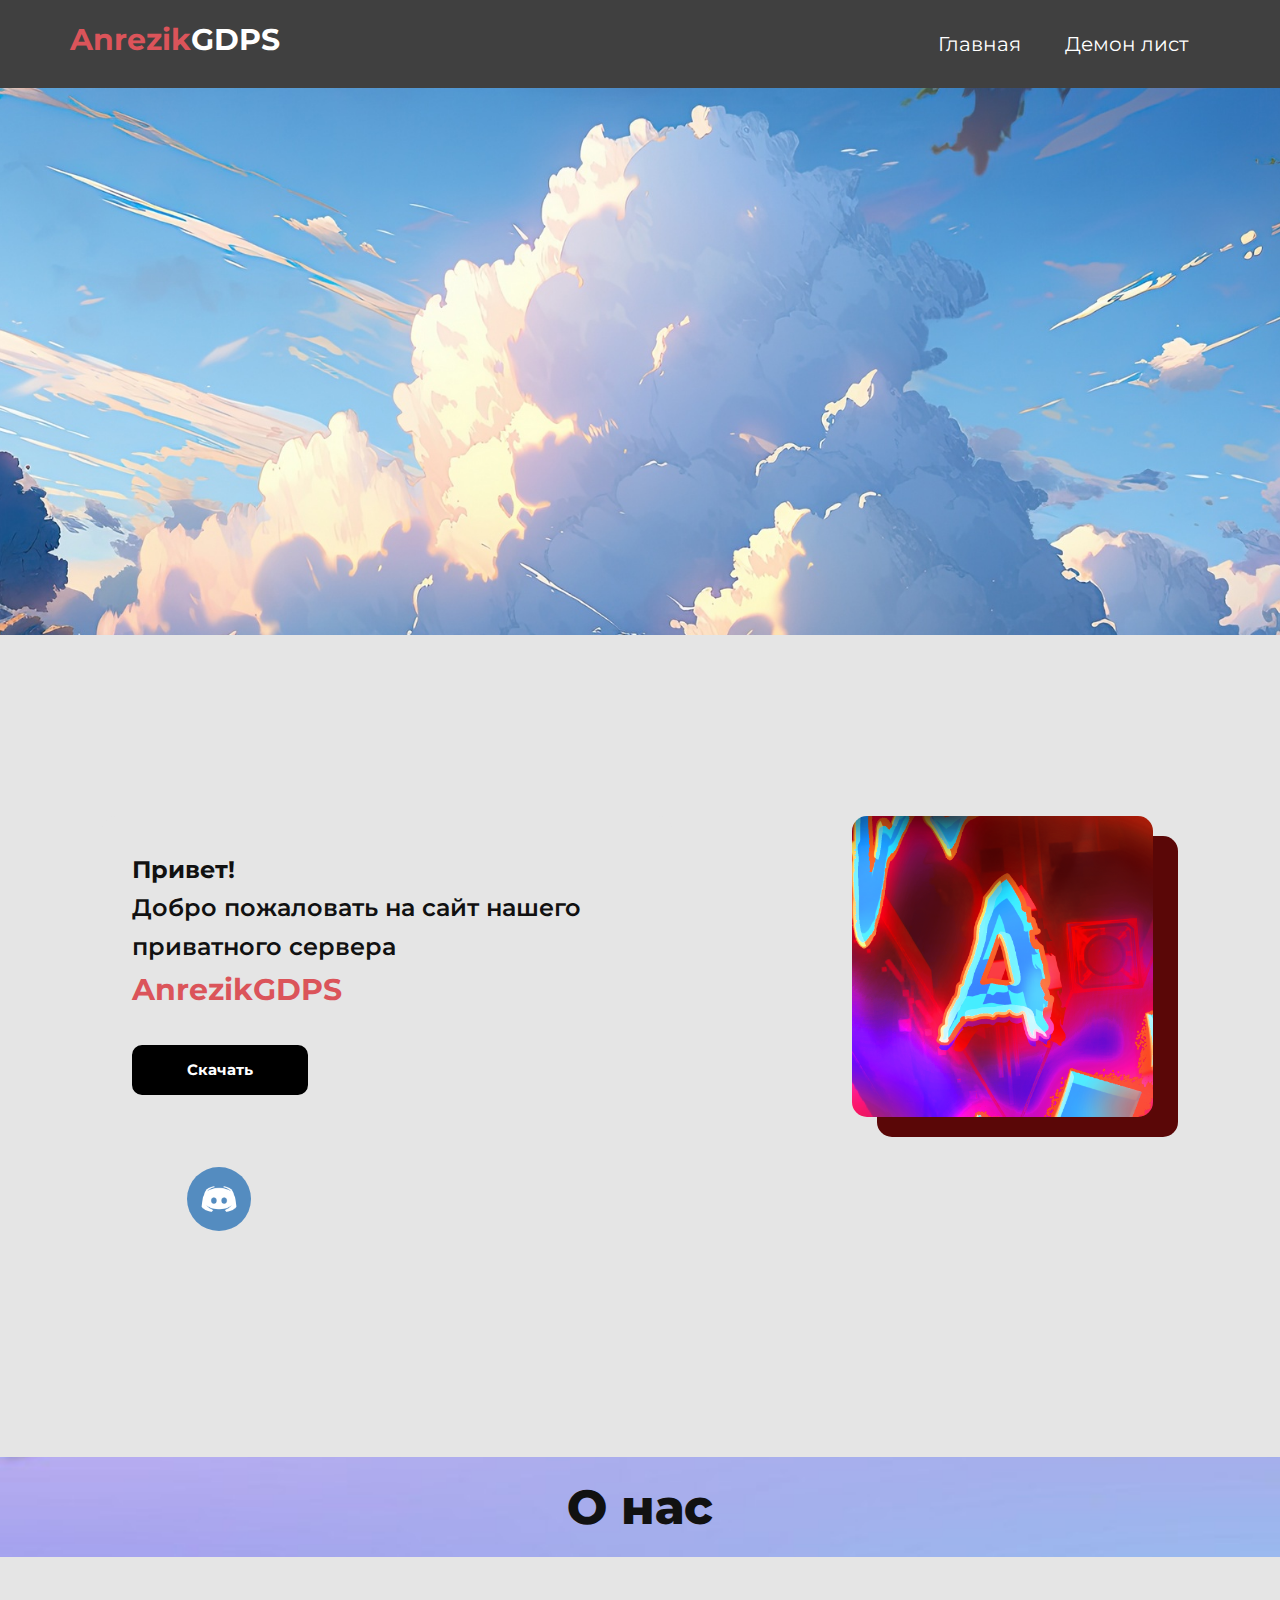
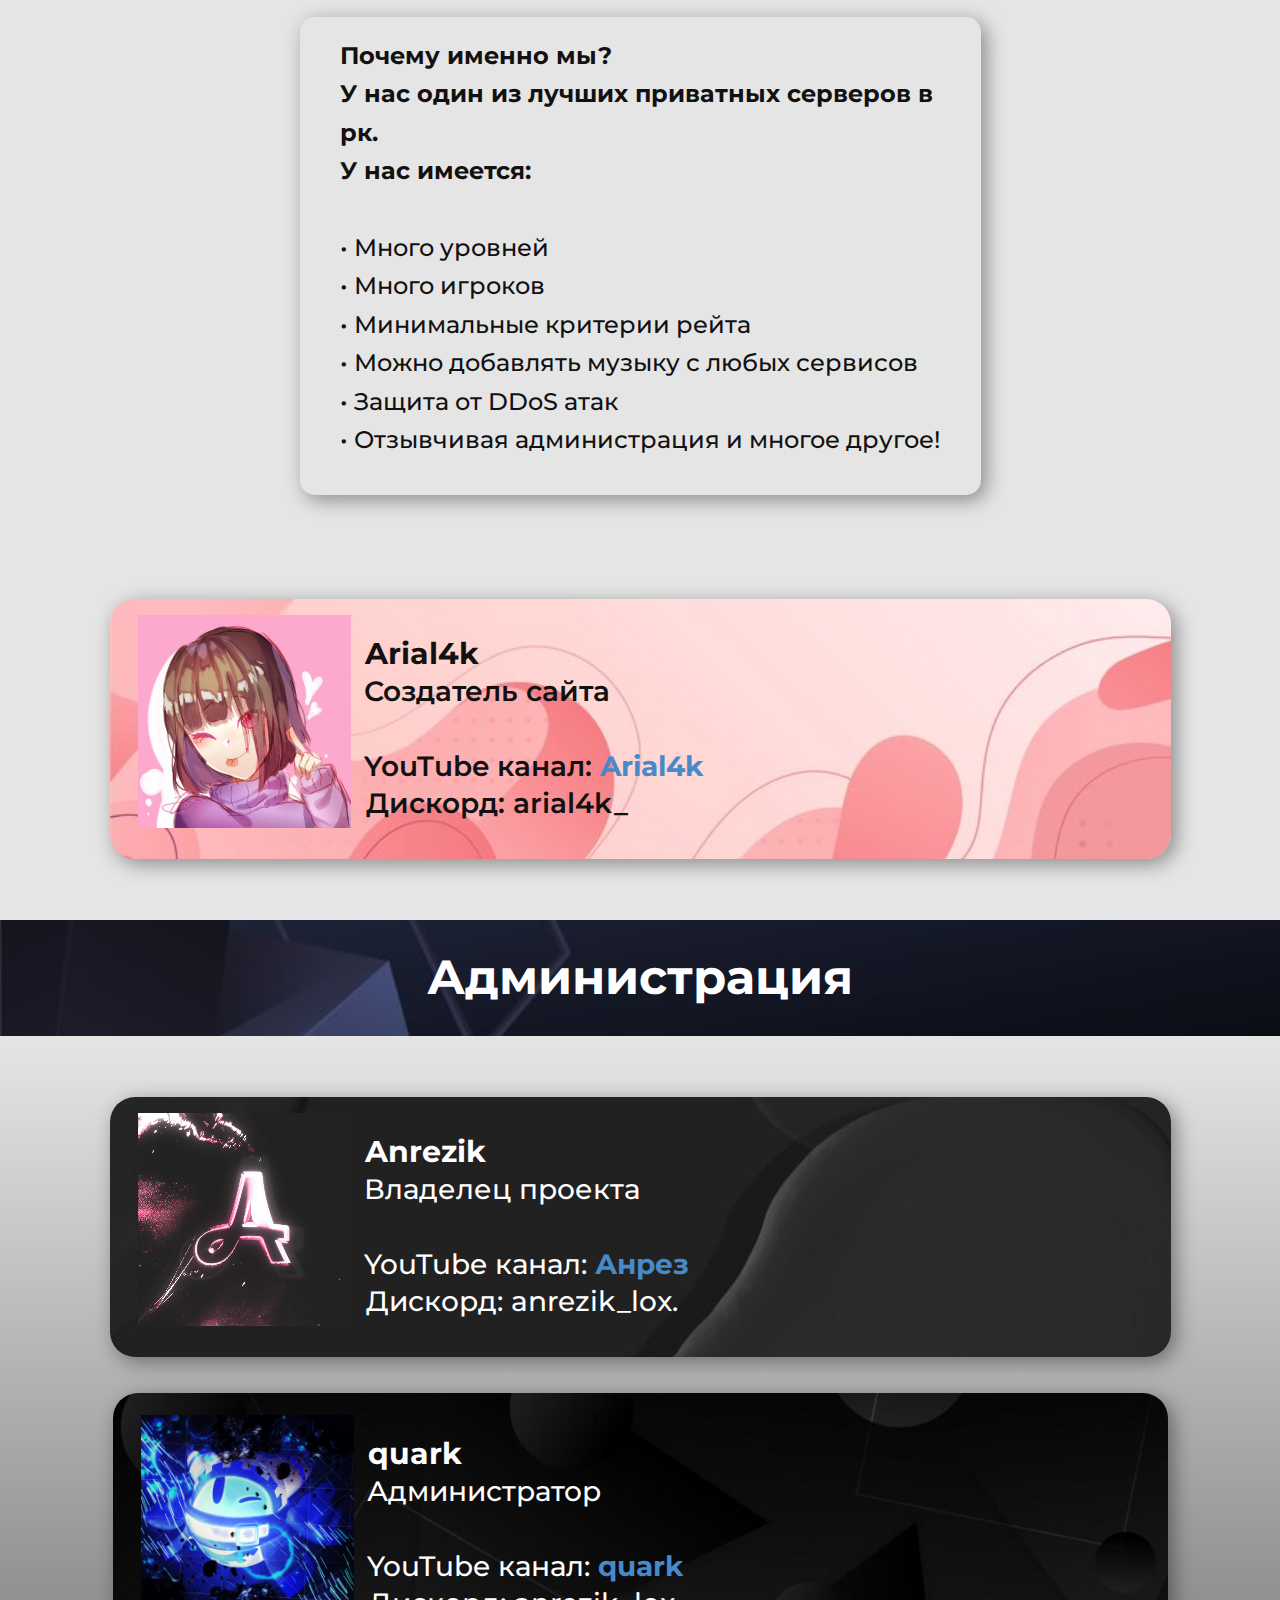
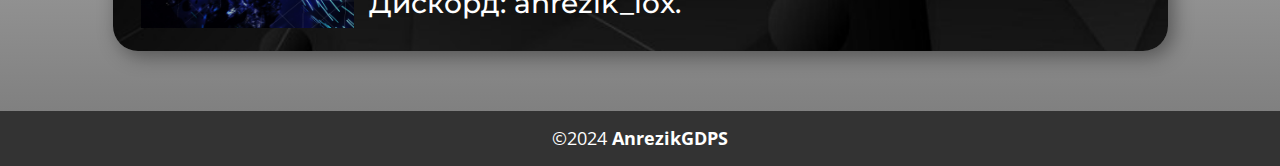
<file: index.html>
<!DOCTYPE html>
<html style="font-size: 16px;" lang="ru"><head>
    <meta name="viewport" content="width=device-width, initial-scale=1.0">
    <meta charset="utf-8">
    <meta name="keywords" content="">
    <meta name="description" content="">
    <title>AnrezikGDPS | Главная</title>
    <link rel="stylesheet" href="styles.css" media="screen">
    <link rel="shortcut icon" href="images/Anrez-Ava (1).png" />
    <link rel="stylesheet" href="index.css" media="screen">
    <script class="u-script" type="text/javascript" src="jquery.js" defer=""></script>
    <script class="u-script" type="text/javascript" src="dwkhb.js" defer=""></script>
    <link id="u-theme-google-font" rel="stylesheet" href="https://fonts.googleapis.com/css?family=Roboto:100,100i,300,300i,400,400i,500,500i,700,700i,900,900i|Open+Sans:300,300i,400,400i,500,500i,600,600i,700,700i,800,800i">
    <link id="u-page-google-font" rel="stylesheet" href="https://fonts.googleapis.com/css?family=Montserrat:100,100i,200,200i,300,300i,400,400i,500,500i,600,600i,700,700i,800,800i,900,900i">
    
    
    
    
    
    
    
    
    <meta name="theme-color" content="#478ac9">
    <meta property="og:title" content="Главная">
    <meta property="og:type" content="website">
  <meta data-intl-tel-input-cdn-path="intlTelInput/"></head>
  <body data-home-page="Главная.html" data-home-page-title="Главная" data-path-to-root="./" data-include-products="false" class="u-body u-overlap u-overlap-contrast u-xl-mode" data-lang="ru"><header class="u-clearfix u-grey-75 u-header u-sticky u-sticky-faac u-header" id="sec-60a9" data-animation-name="" data-animation-duration="0" data-animation-delay="0" data-animation-direction=""><div class="u-clearfix u-sheet u-sheet-1">
        <p class="u-custom-font u-font-montserrat u-text u-text-default u-text-1">
          <span class="u-text-palette-2-base">Anrezik</span>
          <span class="u-text-body-alt-color">GDPS</span>
        </p>
        <nav class="u-menu u-menu-one-level u-offcanvas u-menu-1">
          <div class="menu-collapse u-custom-font u-font-montserrat" style="font-size: 1.25rem; letter-spacing: 0px; font-weight: 600;">
            <a class="u-button-style u-custom-effect-duration u-custom-left-right-menu-spacing u-custom-padding-bottom u-custom-text-active-color u-custom-text-color u-custom-top-bottom-menu-spacing u-nav-link u-text-active-palette-1-base u-text-hover-palette-2-base" href="#">
              <svg class="u-svg-link" viewBox="0 0 24 24"><use xlink:href="#menu-hamburger"></use></svg>
              <svg class="u-svg-content" version="1.1" id="menu-hamburger" viewBox="0 0 16 16" x="0px" y="0px" xmlns:xlink="http://www.w3.org/1999/xlink" xmlns="http://www.w3.org/2000/svg"><g><rect y="1" width="16" height="2"></rect><rect y="7" width="16" height="2"></rect><rect y="13" width="16" height="2"></rect>
</g></svg>
            </a>
          </div>
          <div class="u-custom-menu u-nav-container">
            <ul class="u-custom-font u-font-montserrat u-nav u-unstyled u-nav-1"><li class="u-nav-item"><a class="u-border-2 u-border-active-palette-2-base u-button-style u-nav-link u-text-active-palette-2-base u-text-hover-palette-2-base u-text-white" href="./" style="padding: 10px 20px;">Главная</a>
</li><li class="u-nav-item"><a class="u-border-2 u-border-active-palette-2-base u-button-style u-nav-link u-text-active-palette-2-base u-text-hover-palette-2-base u-text-white" href="Демон-лист.html" style="padding: 10px 20px;">Демон лист</a>
</li></ul>
          </div>
          <div class="u-custom-menu u-nav-container-collapse">
            <div class="u-black u-container-style u-inner-container-layout u-opacity u-opacity-95 u-sidenav">
              <div class="u-inner-container-layout u-sidenav-overflow">
                <div class="u-menu-close"></div>
                <ul class="u-align-center u-nav u-popupmenu-items u-unstyled u-nav-2"><li class="u-nav-item"><a class="u-button-style u-nav-link" href="./">Главная</a>
</li><li class="u-nav-item"><a class="u-button-style u-nav-link" href="Демон-лист.html">Демон лист</a>
</li></ul>
              </div>
            </div>
            <div class="u-black u-menu-overlay u-opacity u-opacity-70"></div>
          </div>
        </nav>
      </div></header>
    <section class="u-clearfix u-container-align-center u-image u-parallax u-section-1" id="sec-8eab" data-image-width="5376" data-image-height="3128">
      <div class="u-clearfix u-sheet u-sheet-1"></div>
    </section>
    <section class="u-clearfix u-grey-10 u-section-2" id="sec-ec7a">
      <div class="u-clearfix u-sheet u-sheet-1">
        <div class="u-container-align-center-xs u-container-style u-expanded-width-xs u-grey-10 u-group u-radius u-shape-round u-group-1">
          <div class="u-container-layout u-container-layout-1">
            <p class="u-align-center-xs u-custom-font u-font-montserrat u-text u-text-default u-text-1">
              <span style="font-weight: 700;">Привет!</span>
              <br>Добро пожаловать на сайт нашего приватного сервера<br>
              <span class="u-text-palette-2-base" style="font-weight: 700; font-size: 1.875rem;">AnrezikGDPS</span>
            </p>
            <a href="https://gofruit.space/gdps/04sY" class="u-align-center-xs u-align-left-lg u-align-left-md u-align-left-sm u-align-left-xl u-black u-border-2 u-border-active-black u-border-black u-border-hover-black u-btn u-button-style u-hover-white u-radius u-btn-1" target="_blank">Скачать </a>
          </div>
        </div>
        <div class="u-custom-color-4 u-preserve-proportions u-radius u-shape u-shape-round u-shape-1"></div>
        <img class="u-image u-image-round u-preserve-proportions u-radius u-image-1" src="images/Anrez-Ava.png" alt="" data-image-width="1000" data-image-height="1000"><span class="u-custom-color-8 u-file-icon u-hover-feature u-icon u-icon-circle u-icon-1" data-href="https://discord.gg/Gw7CyD8VWt" data-target="_blank"><img src="images/icons8-discord-240-e1f2fce9.png" alt=""></span>
      </div>
      
    </section>
    <section class="u-clearfix u-container-align-center u-image u-section-3" id="onas" data-image-width="826" data-image-height="496">
      <div class="u-clearfix u-sheet u-valign-middle u-sheet-1">
        <h4 class="u-align-center u-custom-font u-font-montserrat u-text u-text-default u-text-1">О нас</h4>
      </div>
    </section>
    <section class="u-clearfix u-grey-10 u-section-4" id="sec-e674">
      <div class="u-clearfix u-sheet u-sheet-1">
        <div class="u-grey-10 u-radius u-shape u-shape-round u-shape-1"></div>
        <p class="u-align-left u-custom-font u-font-montserrat u-text u-text-default-lg u-text-default-md u-text-default-sm u-text-default-xl u-text-1">
          <span style="font-weight: 700;">Почему именно мы?<br>У нас один из лучших приватных серверов в&nbsp;<br>рк.<br>У нас имеется:
          </span>
          <br>
          <br>
          <span style="font-weight: 500;">•&nbsp;</span>
          <span style="font-weight: 500;">Много уровней<br>• Много игроков<br>• Минимальные критерии рейта<br>• Можно добавлять музыку с любых сервисов<br>• Защита от DDoS атак<br>• Отзывчивая администрация и многое другое!
          </span>
        </p>
        <div class="custom-expanded developer u-container-align-center-md u-container-align-center-sm u-container-align-center-xs u-container-style u-group u-hover-feature u-image u-radius u-shape-round u-image-1" data-image-width="740" data-image-height="493">
          <div class="u-container-layout u-container-layout-1">
            <img class="u-image u-image-default u-preserve-proportions u-image-2" src="images/fb550e9b38581363dfc99cc6ce6b0e5d1.jpg" alt="" data-image-width="736" data-image-height="736">
            <p class="u-align-center-md u-align-center-sm u-align-center-xs u-custom-font u-font-montserrat u-text u-text-default u-text-2">Arial4k</p>
            <p class="u-align-center-md u-align-center-sm u-align-center-xs u-custom-font u-font-montserrat u-text u-text-default u-text-3">Создатель сайта</p>
            <p class="u-align-center-md u-align-center-sm u-align-center-xs u-custom-font u-font-montserrat u-text u-text-default u-text-4">YouTube канал: <a href="https://www.youtube.com/@ARIAL4K" class="u-active-none u-border-none u-btn u-button-link u-button-style u-hover-none u-none u-text-palette-1-base u-btn-1" target="_blank">Arial4k</a>
            </p>
            <p class="u-align-center-md u-align-center-sm u-align-center-xs u-custom-font u-font-montserrat u-text u-text-default u-text-5">Дискорд: arial4k_</p>
          </div>
        </div>
      </div>
      
    </section>
    <section class="u-clearfix u-container-align-center u-image u-section-5" id="sec-cd57" data-image-width="740" data-image-height="493">
      <div class="u-clearfix u-sheet u-valign-middle u-sheet-1">
        <h3 class="u-align-center u-custom-font u-font-montserrat u-text u-text-body-alt-color u-text-default u-text-1">Администрация</h3>
      </div>
    </section>
    <section class="u-clearfix u-image u-shading u-section-6" id="sec-be6a" data-image-width="2000" data-image-height="1333">
      <div class="u-clearfix u-sheet u-valign-middle u-sheet-1">
        <div class="custom-expanded developer u-container-align-center-md u-container-align-center-sm u-container-align-center-xs u-container-style u-group u-hover-feature u-image u-radius u-shape-round u-image-1" data-image-width="740" data-image-height="493">
          <div class="u-container-layout u-container-layout-1">
            <img class="u-image u-image-default u-preserve-proportions u-image-2" src="images/IMG_5401.png" alt="" data-image-width="1692" data-image-height="1692">
            <p class="u-align-center-md u-align-center-sm u-align-center-xs u-custom-font u-font-montserrat u-text u-text-body-alt-color u-text-default u-text-1">Anrezik</p>
            <p class="u-align-center-md u-align-center-sm u-align-center-xs u-custom-font u-font-montserrat u-text u-text-body-alt-color u-text-default u-text-2">Владелец проекта</p>
            <p class="u-align-center-md u-align-center-sm u-align-center-xs u-custom-font u-font-montserrat u-text u-text-body-alt-color u-text-default u-text-3">YouTube канал: <a class="anchorUnderlineOnHover_af404b anchor_af404b embedLink_b0068a embedTitleLink_b0068a embedTitle_b0068a u-active-none u-border-none u-btn u-button-style u-hover-none u-none u-text-palette-1-base u-btn-1" tabindex="0" href="https://www.youtube.com/@AHPE3" rel="noreferrer noopener" target="_blank" role="button">
                <span style="font-weight: 700;">Анрез</span>
              </a>
            </p>
            <p class="u-align-center-md u-align-center-sm u-align-center-xs u-custom-font u-font-montserrat u-text u-text-body-alt-color u-text-default u-text-4">Дискорд: ​anrezik_lox.</p>
          </div>
        </div>
        <div class="custom-expanded developer u-container-align-center-md u-container-align-center-sm u-container-align-center-xs u-container-style u-group u-hover-feature u-image u-preserve-proportions u-radius u-shape-round u-image-3" data-image-width="826" data-image-height="344">
          <div class="u-container-layout u-valign-middle u-container-layout-2">
            <img class="u-image u-image-default u-preserve-proportions u-image-4" src="images/QWEQWEWQEWQ.jpg" alt="" data-image-width="2000" data-image-height="2000">
            <p class="u-align-center-md u-align-center-sm u-align-center-xs u-custom-font u-font-montserrat u-text u-text-body-alt-color u-text-default u-text-5"> quark</p>
            <p class="u-align-center-md u-align-center-sm u-align-center-xs u-custom-font u-font-montserrat u-text u-text-body-alt-color u-text-default u-text-6">Администратор</p>
            <p class="quark u-align-center-md u-align-center-sm u-align-center-xs u-custom-font u-font-montserrat u-text u-text-body-alt-color u-text-default u-text-7">YouTube канал: <span style="font-weight: 700;">
                <a class="anchorUnderlineOnHover_af404b anchor_af404b embedLink_b0068a embedTitleLink_b0068a embedTitle_b0068a u-active-none u-border-none u-btn u-button-style u-hover-none u-none u-text-palette-1-base u-btn-2" tabindex="0" href="https://www.youtube.com/@deepsparkk" rel="noreferrer noopener" target="_blank" role="button">quark</a>
              </span>
            </p>
            <p class="u-align-center-md u-align-center-sm u-align-center-xs u-custom-font u-font-montserrat u-text u-text-body-alt-color u-text-default u-text-8">Дискорд: ​anrezik_lox.</p>
          </div>
        </div>
      </div>
      
      
    </section>
    <style class="u-overlap-style">.u-overlap:not(.u-sticky-scroll) .u-header {
background-color: #404040 !important
}</style>
    
    
    
    <footer class="u-align-center u-clearfix u-container-align-center u-footer u-grey-80 u-footer" id="sec-0081"><div class="u-clearfix u-sheet u-valign-middle u-sheet-1">
        <p class="u-align-center u-small-text u-text u-text-variant u-text-1"> ©2024 <span style="font-weight: 700;">AnrezikGDPS</span>
        </p>
      </div></footer>
  
</body></html>
</file>
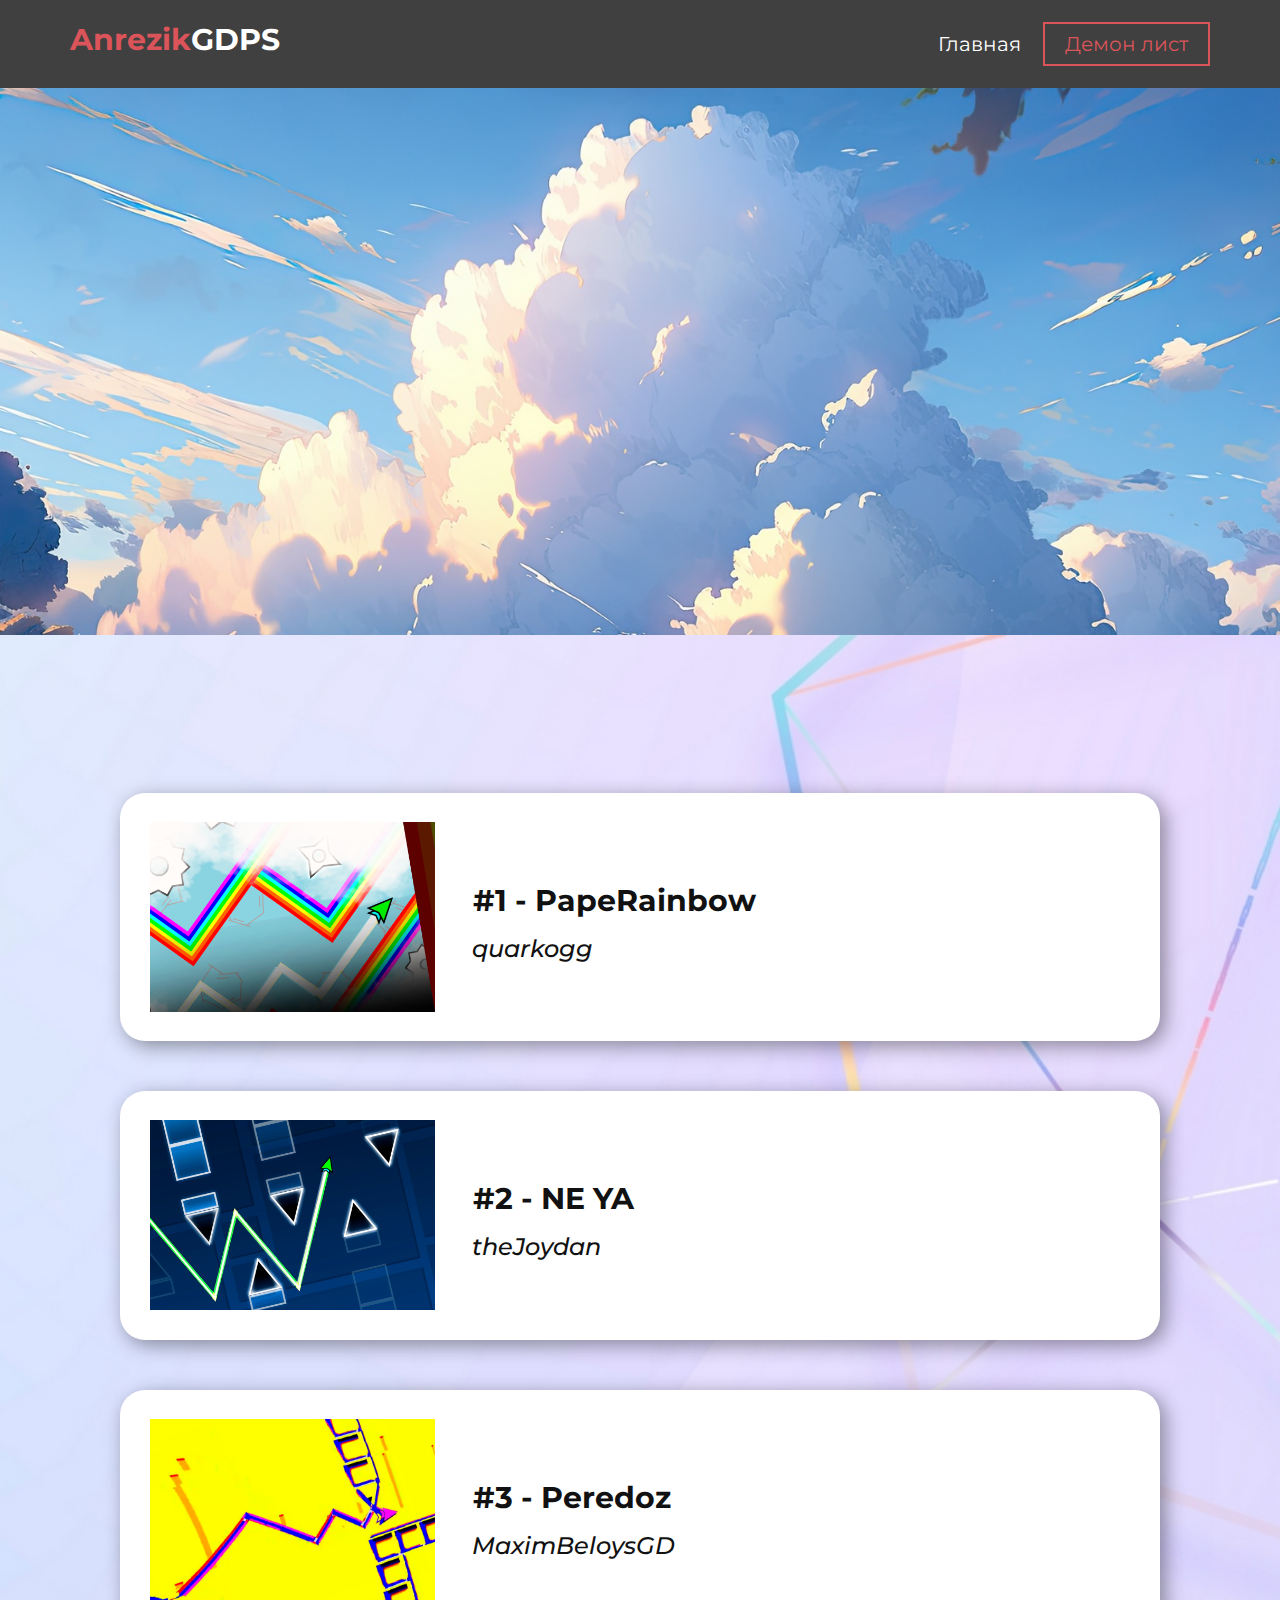
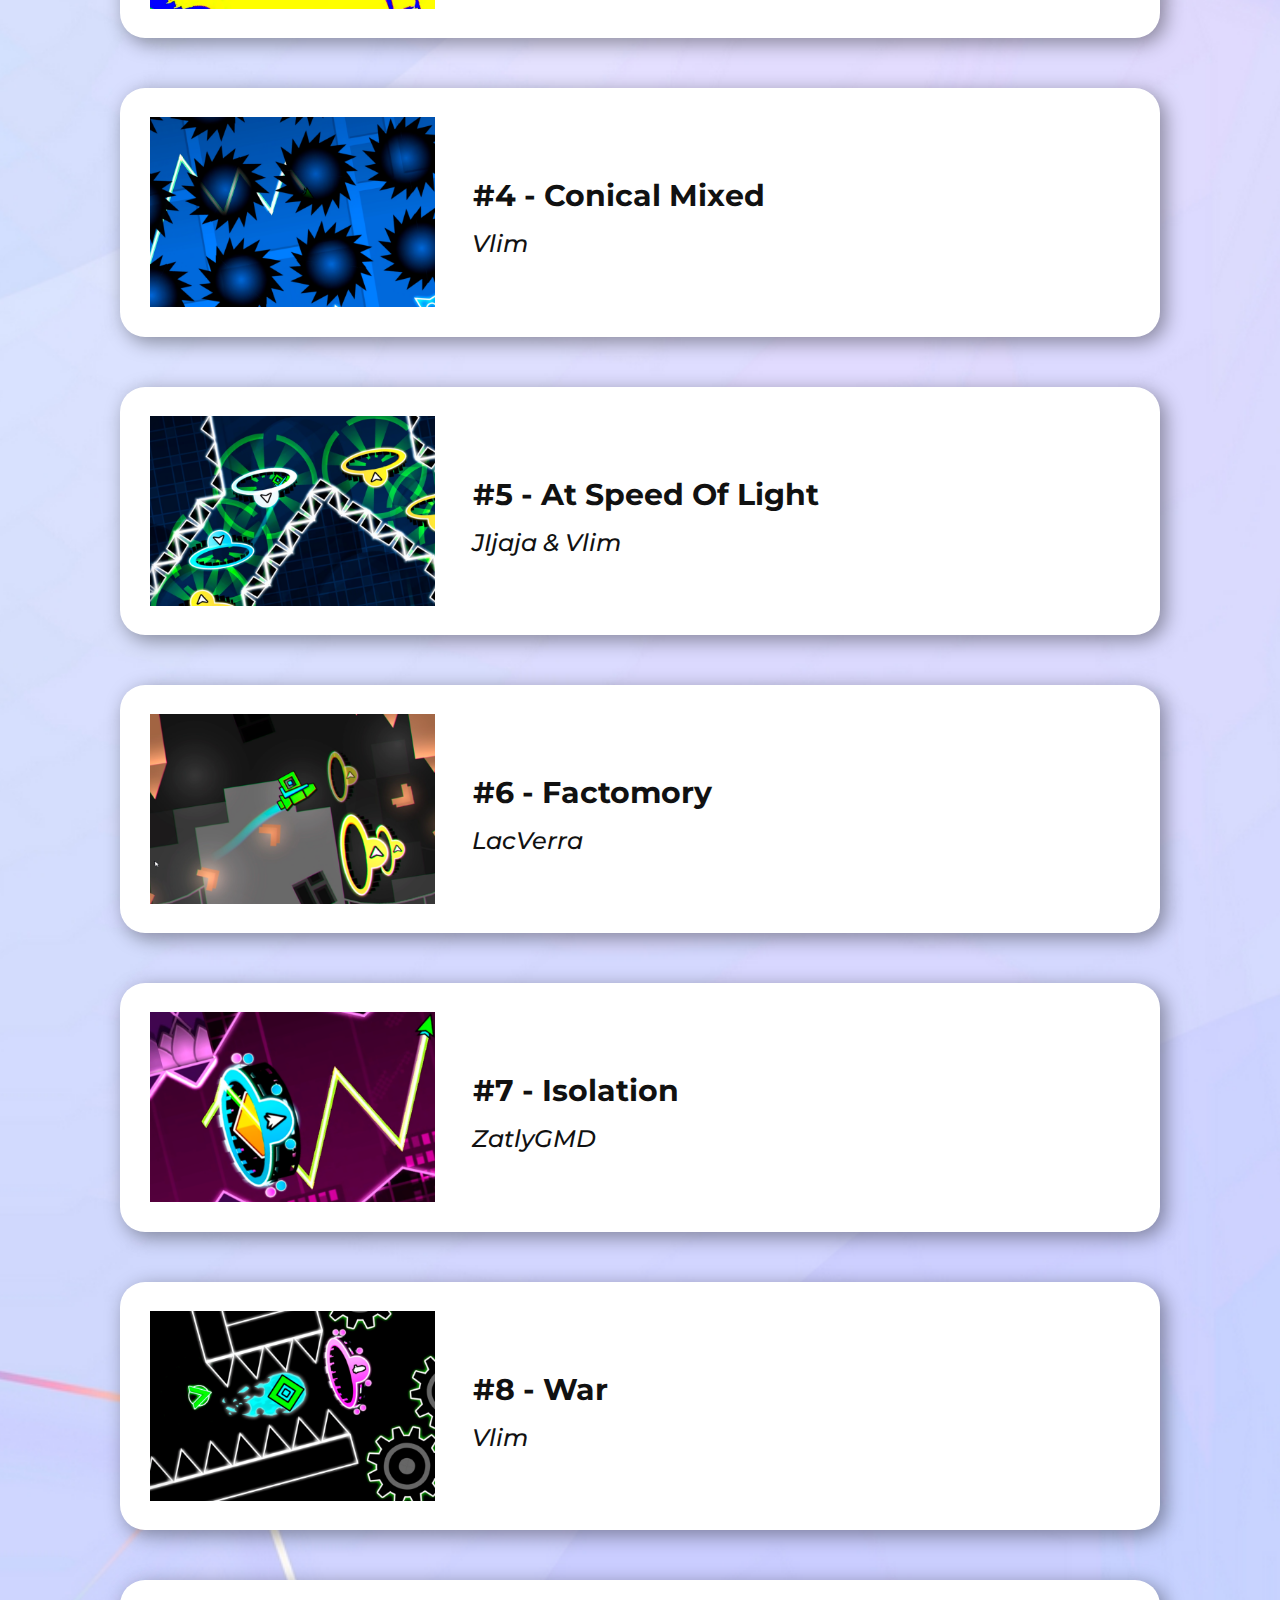
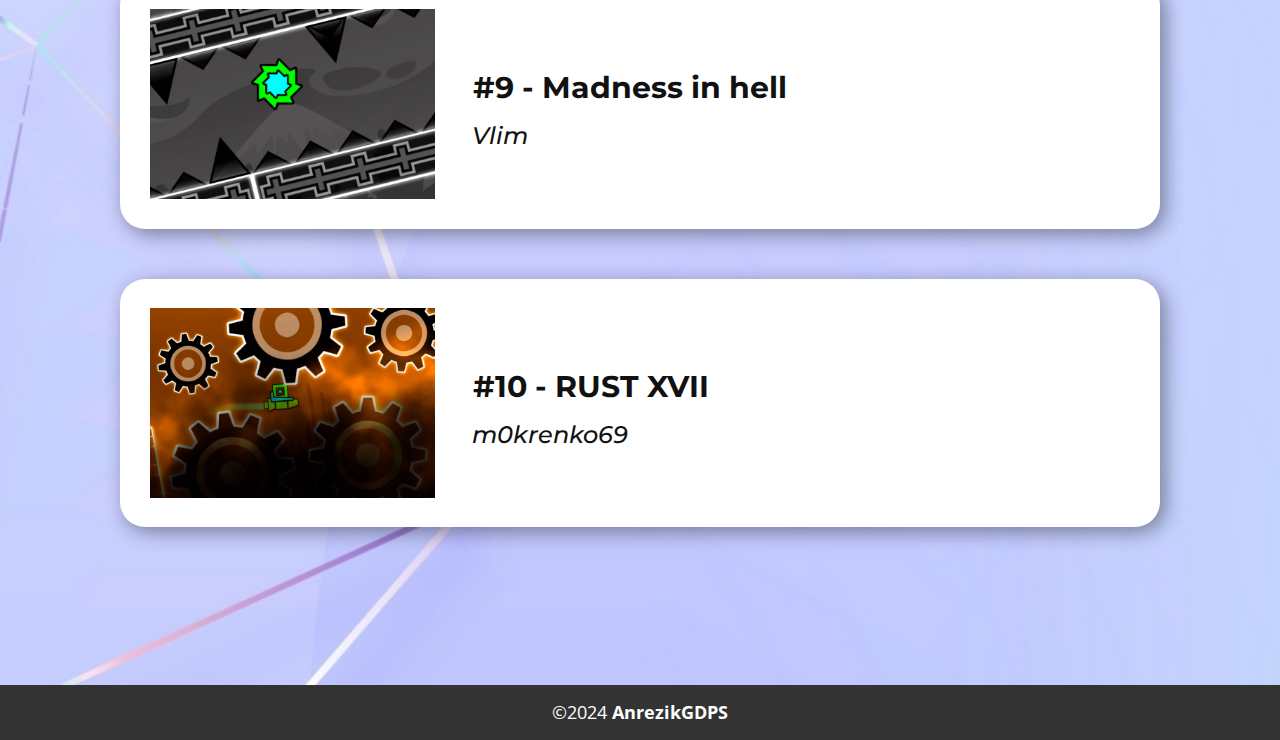
<file: Демон-лист.html>
<!DOCTYPE html>
<html style="font-size: 16px;" lang="ru"><head>
    <meta name="viewport" content="width=device-width, initial-scale=1.0">
    <meta charset="utf-8">
    <meta name="keywords" content="">
    <meta name="description" content="">
    <title>AnrezikGDPS | Демон лист</title>
    <link rel="stylesheet" href="styles.css" media="screen">
<link rel="stylesheet" href="Демон-лист.css" media="screen">
    <script class="u-script" type="text/javascript" src="jquery.js" defer=""></script>
    <script class="u-script" type="text/javascript" src="dwkhb.js" defer=""></script>
    <link id="u-theme-google-font" rel="stylesheet" href="https://fonts.googleapis.com/css?family=Roboto:100,100i,300,300i,400,400i,500,500i,700,700i,900,900i|Open+Sans:300,300i,400,400i,500,500i,600,600i,700,700i,800,800i">
    <link id="u-page-google-font" rel="stylesheet" href="https://fonts.googleapis.com/css?family=Montserrat:100,100i,200,200i,300,300i,400,400i,500,500i,600,600i,700,700i,800,800i,900,900i">
    
    
    
    
    <meta name="theme-color" content="#478ac9">
    <meta property="og:title" content="Демон лист">
    <meta property="og:type" content="website">
  <meta data-intl-tel-input-cdn-path="intlTelInput/"></head>
  <body data-path-to-root="./" data-include-products="false" class="u-body u-overlap u-xl-mode" data-lang="ru"><header class="u-clearfix u-grey-75 u-header u-sticky u-sticky-faac u-header" id="sec-60a9" data-animation-name="" data-animation-duration="0" data-animation-delay="0" data-animation-direction=""><div class="u-clearfix u-sheet u-sheet-1">
        <p class="u-custom-font u-font-montserrat u-text u-text-default u-text-1">
          <span class="u-text-palette-2-base">Anrezik</span>
          <span class="u-text-body-alt-color">GDPS</span>
        </p>
        <nav class="u-menu u-menu-one-level u-offcanvas u-menu-1">
          <div class="menu-collapse u-custom-font u-font-montserrat" style="font-size: 1.25rem; letter-spacing: 0px; font-weight: 600;">
            <a class="u-button-style u-custom-effect-duration u-custom-left-right-menu-spacing u-custom-padding-bottom u-custom-text-active-color u-custom-text-color u-custom-top-bottom-menu-spacing u-nav-link u-text-active-palette-1-base u-text-hover-palette-2-base" href="#">
              <svg class="u-svg-link" viewBox="0 0 24 24"><use xlink:href="#menu-hamburger"></use></svg>
              <svg class="u-svg-content" version="1.1" id="menu-hamburger" viewBox="0 0 16 16" x="0px" y="0px" xmlns:xlink="http://www.w3.org/1999/xlink" xmlns="http://www.w3.org/2000/svg"><g><rect y="1" width="16" height="2"></rect><rect y="7" width="16" height="2"></rect><rect y="13" width="16" height="2"></rect>
</g></svg>
            </a>
          </div>
          <div class="u-custom-menu u-nav-container">
            <ul class="u-custom-font u-font-montserrat u-nav u-unstyled u-nav-1"><li class="u-nav-item"><a class="u-border-2 u-border-active-palette-2-base u-button-style u-nav-link u-text-active-palette-2-base u-text-hover-palette-2-base u-text-white" href="./" style="padding: 10px 20px;">Главная</a>
</li><li class="u-nav-item"><a class="u-border-2 u-border-active-palette-2-base u-button-style u-nav-link u-text-active-palette-2-base u-text-hover-palette-2-base u-text-white" href="Демон-лист.html" style="padding: 10px 20px;">Демон лист</a>
</li></ul>
          </div>
          <div class="u-custom-menu u-nav-container-collapse">
            <div class="u-black u-container-style u-inner-container-layout u-opacity u-opacity-95 u-sidenav">
              <div class="u-inner-container-layout u-sidenav-overflow">
                <div class="u-menu-close"></div>
                <ul class="u-align-center u-nav u-popupmenu-items u-unstyled u-nav-2"><li class="u-nav-item"><a class="u-button-style u-nav-link" href="./">Главная</a>
</li><li class="u-nav-item"><a class="u-button-style u-nav-link" href="Демон-лист.html">Демон лист</a>
</li></ul>
              </div>
            </div>
            <div class="u-black u-menu-overlay u-opacity u-opacity-70"></div>
          </div>
        </nav>
      </div></header>
    <section class="u-clearfix u-container-align-center u-image u-parallax u-section-1" id="sec-8eab" data-image-width="5376" data-image-height="3128">
      <div class="u-clearfix u-sheet u-sheet-1"></div>
    </section>
    <section class="u-clearfix u-container-align-center u-image u-section-2" id="sec-ec7a" data-image-width="3334" data-image-height="5001">
      <div class="u-clearfix u-sheet u-valign-middle u-sheet-1">
        <div class="u-container-align-center-md u-container-align-center-sm u-container-style u-group u-hover-feature u-radius u-shape-round u-white u-group-1" data-href="https://youtu.be/jW427LD4ouo" data-target="_blank">
          <div class="u-container-layout u-valign-middle-lg u-valign-middle-md u-valign-middle-sm u-valign-middle-xl u-container-layout-1">
            <img class="u-image u-image-default u-image-1" src="images/-1.png" alt="" data-image-width="1080" data-image-height="720">
            <h4 class="u-align-center-md u-align-center-sm u-align-center-xs u-custom-font u-font-montserrat u-hover-feature u-text u-text-1">#1 - PapeRainbow </h4>
            <p class="u-align-center-md u-align-center-sm u-align-center-xs u-custom-font u-font-montserrat u-text u-text-default u-text-2"> quarkogg</p>
          </div>
        </div>
        <div class="u-container-align-center-md u-container-align-center-sm u-container-style u-group u-hover-feature u-radius u-shape-round u-white u-group-2" data-href="https://youtu.be/bgygFiBCdzE" data-target="_blank">
          <div class="u-container-layout u-valign-middle-lg u-valign-middle-md u-valign-middle-sm u-valign-middle-xl u-container-layout-2">
            <img class="u-image u-image-default u-image-2" src="images/01c1b5fb40916b07.png" alt="" data-image-width="1080" data-image-height="720">
            <h4 class="u-align-center-md u-align-center-sm u-align-center-xs u-custom-font u-font-montserrat u-text u-text-3">#2 - ​NE YA</h4>
            <p class="u-align-center-md u-align-center-sm u-align-center-xs u-custom-font u-font-montserrat u-text u-text-default u-text-4"> theJoydan</p>
          </div>
        </div>
        <div class="u-container-align-center-md u-container-align-center-sm u-container-style u-group u-hover-feature u-radius u-shape-round u-white u-group-3" data-href="https://youtu.be/hFycDe9Ng3c" data-target="_blank">
          <div class="u-container-layout u-valign-middle-lg u-valign-middle-md u-valign-middle-sm u-valign-middle-xl u-container-layout-3">
            <img class="u-image u-image-default u-image-3" src="images/373163f47513c0ed.png" alt="" data-image-width="1920" data-image-height="1080">
            <h4 class="u-align-center-md u-align-center-sm u-align-center-xs u-custom-font u-font-montserrat u-text u-text-5">#3 - ​Peredoz</h4>
            <p class="u-align-center-md u-align-center-sm u-align-center-xs u-custom-font u-font-montserrat u-text u-text-default u-text-6"> MaximBeloysGD</p>
          </div>
        </div>
        <div class="u-container-align-center-md u-container-align-center-sm u-container-style u-group u-hover-feature u-radius u-shape-round u-white u-group-4" data-href="https://youtu.be/p6BITqzIjXU" data-target="_blank">
          <div class="u-container-layout u-valign-middle-lg u-valign-middle-md u-valign-middle-sm u-valign-middle-xl u-container-layout-4">
            <img class="u-image u-image-default u-image-4" src="images/-.png" alt="" data-image-width="1920" data-image-height="1080">
            <h4 class="u-align-center-md u-align-center-sm u-align-center-xs u-custom-font u-font-montserrat u-text u-text-7">#4 - ​Conical Mixed</h4>
            <p class="u-align-center-md u-align-center-sm u-align-center-xs u-custom-font u-font-montserrat u-text u-text-default u-text-8"> Vlim</p>
          </div>
        </div>
        <div class="u-container-align-center-md u-container-align-center-sm u-container-style u-group u-hover-feature u-radius u-shape-round u-white u-group-5" data-href="https://youtu.be/chHX_fStGYY" data-target="_blank">
          <div class="u-container-layout u-valign-middle-lg u-valign-middle-md u-valign-middle-sm u-valign-middle-xl u-container-layout-5">
            <img class="u-image u-image-default u-image-5" src="images/07b865d9b2c58c1e.png" alt="" data-image-width="1920" data-image-height="1080">
            <h4 class="u-align-center-md u-align-center-sm u-align-center-xs u-custom-font u-font-montserrat u-text u-text-9">#5 - ​At Speed Of Light </h4>
            <p class="u-align-center-md u-align-center-sm u-align-center-xs u-custom-font u-font-montserrat u-text u-text-default u-text-10"> JIjaja &amp; Vlim</p>
          </div>
        </div>
        <div class="u-container-align-center-md u-container-align-center-sm u-container-style u-group u-hover-feature u-radius u-shape-round u-white u-group-6" data-href="https://youtu.be/oMe9bVLPIJ8" data-target="_blank">
          <div class="u-container-layout u-valign-middle-lg u-valign-middle-md u-valign-middle-sm u-valign-middle-xl u-container-layout-6">
            <img class="u-image u-image-default u-image-6" src="images/548ea1975ff7bd6d.png" alt="" data-image-width="1920" data-image-height="1080">
            <h4 class="u-align-center-md u-align-center-sm u-align-center-xs u-custom-font u-font-montserrat u-text u-text-11">#6 - ​Factomory </h4>
            <p class="u-align-center-md u-align-center-sm u-align-center-xs u-custom-font u-font-montserrat u-text u-text-default u-text-12"> LacVerra</p>
          </div>
        </div>
        <div class="u-container-align-center-md u-container-align-center-sm u-container-style u-group u-hover-feature u-radius u-shape-round u-white u-group-7" data-href="https://youtu.be/NtUUu9gRTmM" data-target="_blank">
          <div class="u-container-layout u-valign-middle-lg u-valign-middle-md u-valign-middle-sm u-valign-middle-xl u-container-layout-7">
            <img class="u-image u-image-default u-image-7" src="images/555.png" alt="" data-image-width="1920" data-image-height="1080">
            <h4 class="u-align-center-md u-align-center-sm u-align-center-xs u-custom-font u-font-montserrat u-text u-text-13">#7 - ​Isolation</h4>
            <p class="u-align-center-md u-align-center-sm u-align-center-xs u-custom-font u-font-montserrat u-text u-text-default u-text-14"> ZatlyGMD</p>
          </div>
        </div>
        <div class="u-container-align-center-md u-container-align-center-sm u-container-style u-group u-hover-feature u-radius u-shape-round u-white u-group-8" data-href="https://youtu.be/DAYdrUs-mn0" data-target="_blank">
          <div class="u-container-layout u-valign-middle-lg u-valign-middle-md u-valign-middle-sm u-valign-middle-xl u-container-layout-8">
            <img class="u-image u-image-default u-image-8" src="images/35e593d70cded173.png" alt="" data-image-width="1920" data-image-height="1080">
            <h4 class="u-align-center-md u-align-center-sm u-align-center-xs u-custom-font u-font-montserrat u-text u-text-15">#8 - ​War</h4>
            <p class="u-align-center-md u-align-center-sm u-align-center-xs u-custom-font u-font-montserrat u-text u-text-default u-text-16"> Vlim</p>
          </div>
        </div>
        <div class="u-container-align-center-md u-container-align-center-sm u-container-style u-group u-hover-feature u-radius u-shape-round u-white u-group-9" data-href="https://youtu.be/tjgwyOGvBco" data-target="_blank">
          <div class="u-container-layout u-valign-middle-lg u-valign-middle-md u-valign-middle-sm u-valign-middle-xl u-container-layout-9">
            <img class="u-image u-image-default u-image-9" src="images/8d15c7d7a819dfe3.png" alt="" data-image-width="1920" data-image-height="1080">
            <h4 class="u-align-center-md u-align-center-sm u-align-center-xs u-custom-font u-font-montserrat u-text u-text-17">#9 - ​Madness in hell</h4>
            <p class="u-align-center-md u-align-center-sm u-align-center-xs u-custom-font u-font-montserrat u-text u-text-default u-text-18"> Vlim</p>
          </div>
        </div>
        <div class="u-container-align-center-md u-container-align-center-sm u-container-style u-group u-hover-feature u-radius u-shape-round u-white u-group-10" data-href="https://youtu.be/fNcn98_7uUQ" data-target="_blank">
          <div class="u-container-layout u-valign-middle-lg u-valign-middle-md u-valign-middle-sm u-valign-middle-xl u-container-layout-10">
            <img class="u-image u-image-default u-image-10" src="images/5f28273742b4c33a.png" alt="" data-image-width="1920" data-image-height="1080">
            <h4 class="u-align-center-md u-align-center-sm u-align-center-xs u-custom-font u-font-montserrat u-text u-text-19">#10 - ​RUST XVII </h4>
            <p class="u-align-center-md u-align-center-sm u-align-center-xs u-custom-font u-font-montserrat u-text u-text-default u-text-20"> m0krenko69</p>
          </div>
        </div>
      </div>
      
      
      
      
      
      
      
      
      
      
      
    </section>
    <style class="u-overlap-style">.u-overlap:not(.u-sticky-scroll) .u-header {
background-color: #404040 !important
}</style>
    
    
    
    <footer class="u-align-center u-clearfix u-container-align-center u-footer u-grey-80 u-footer" id="sec-0081"><div class="u-clearfix u-sheet u-valign-middle u-sheet-1">
        <p class="u-align-center u-small-text u-text u-text-variant u-text-1"> ©2024 <span style="font-weight: 700;">AnrezikGDPS</span>
        </p>
      </div></footer>
  
</body></html>
</file>
